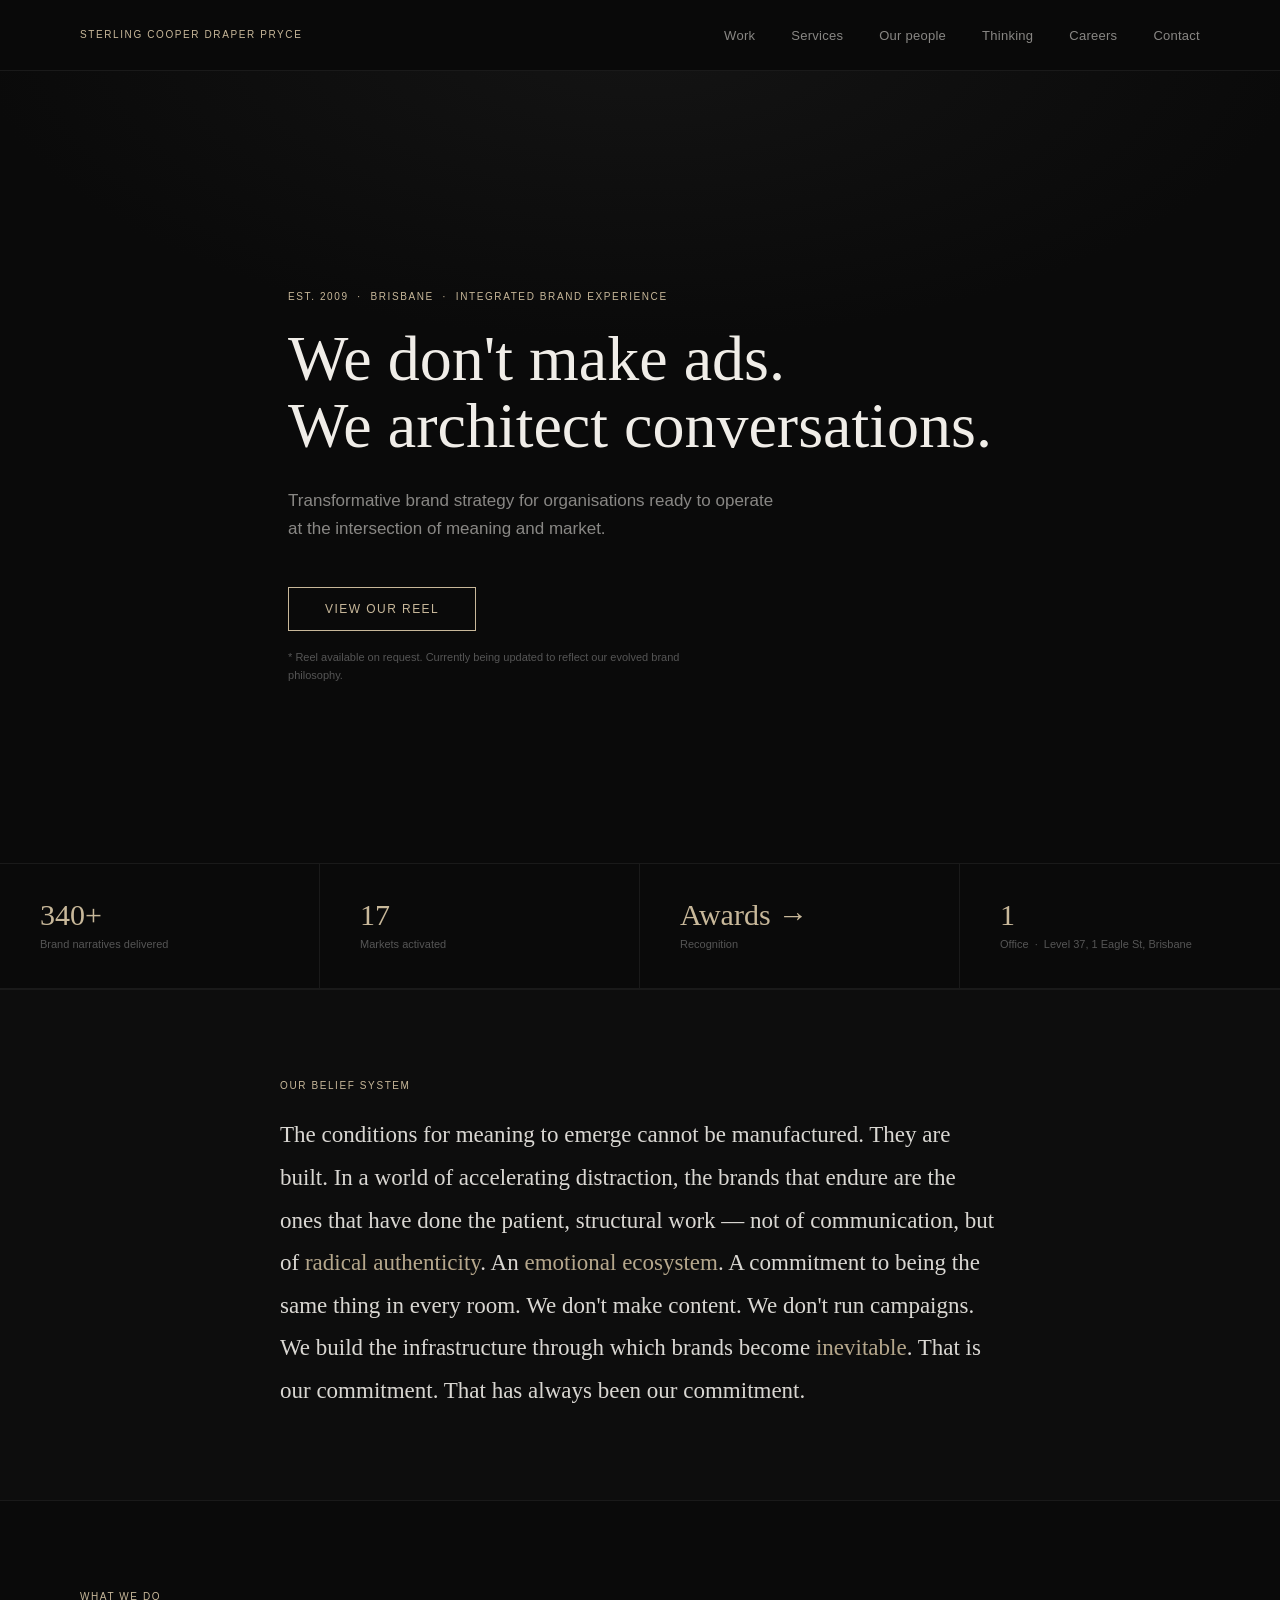
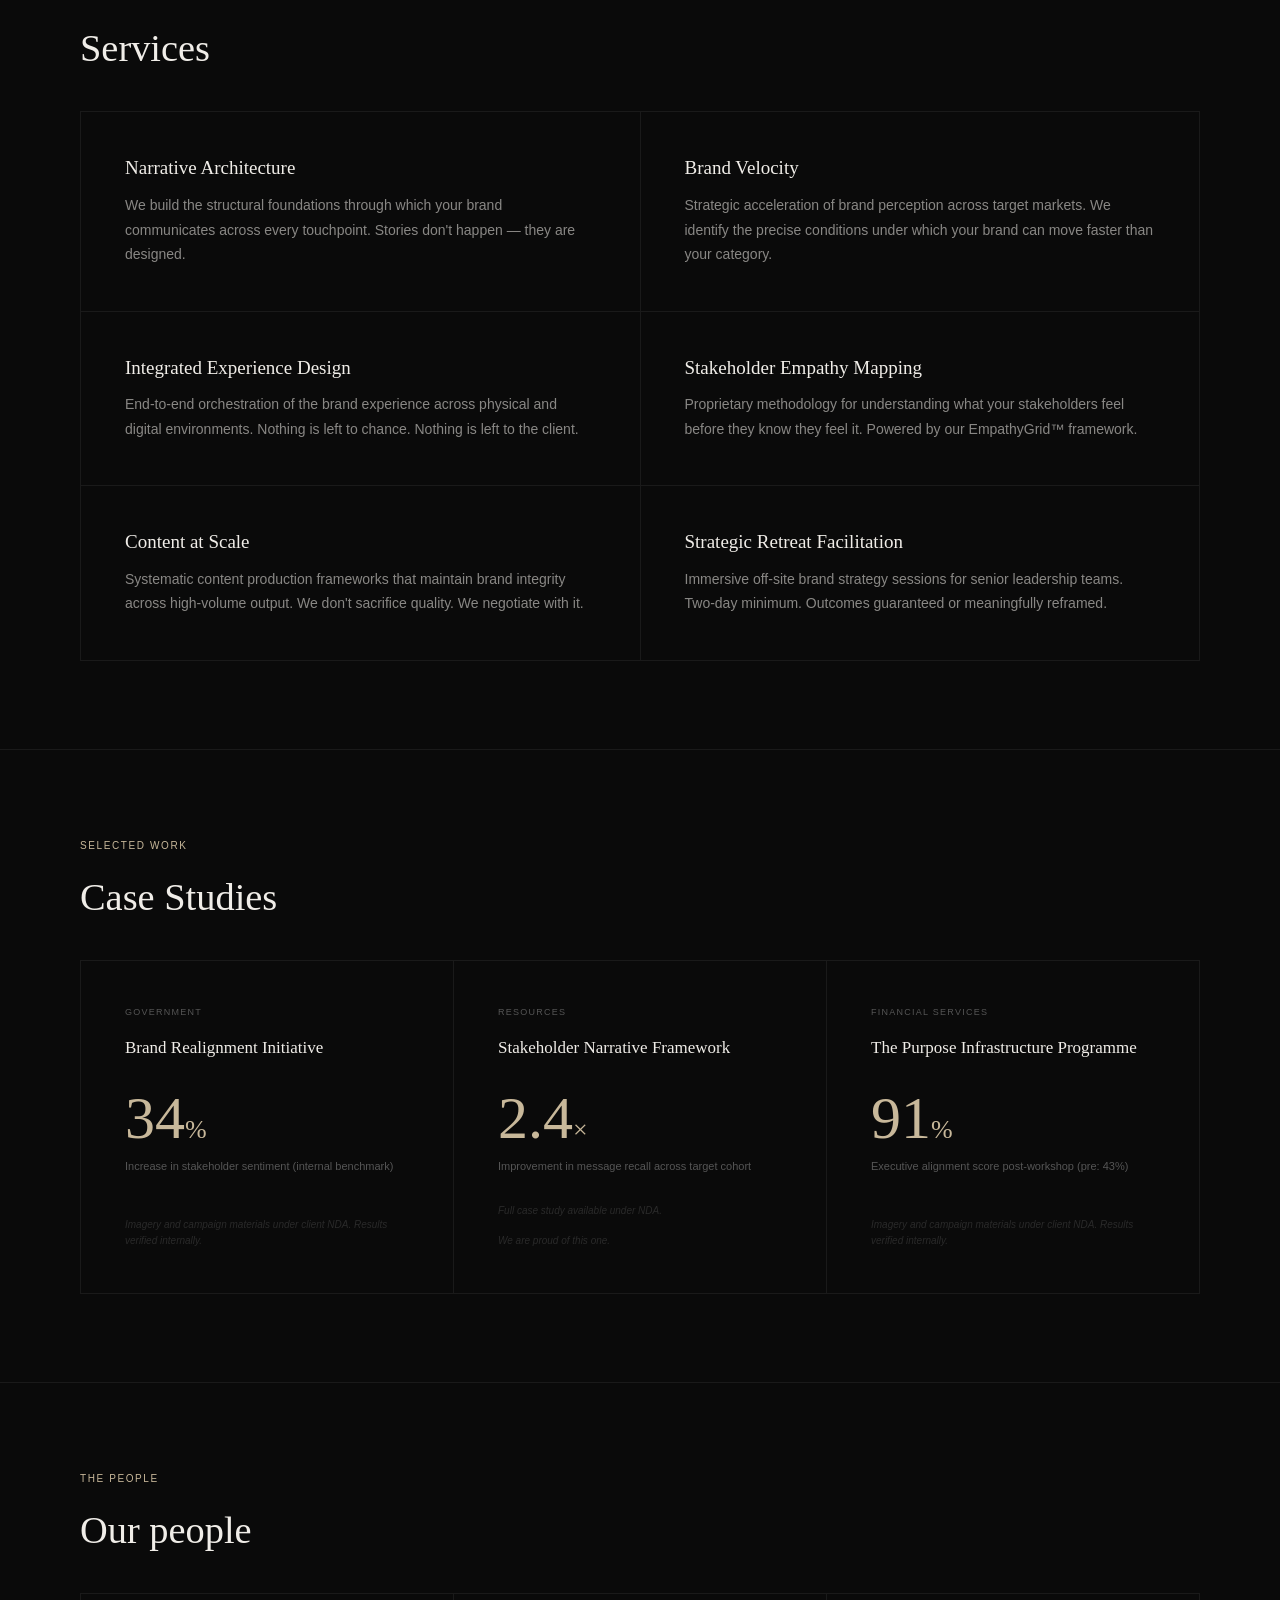
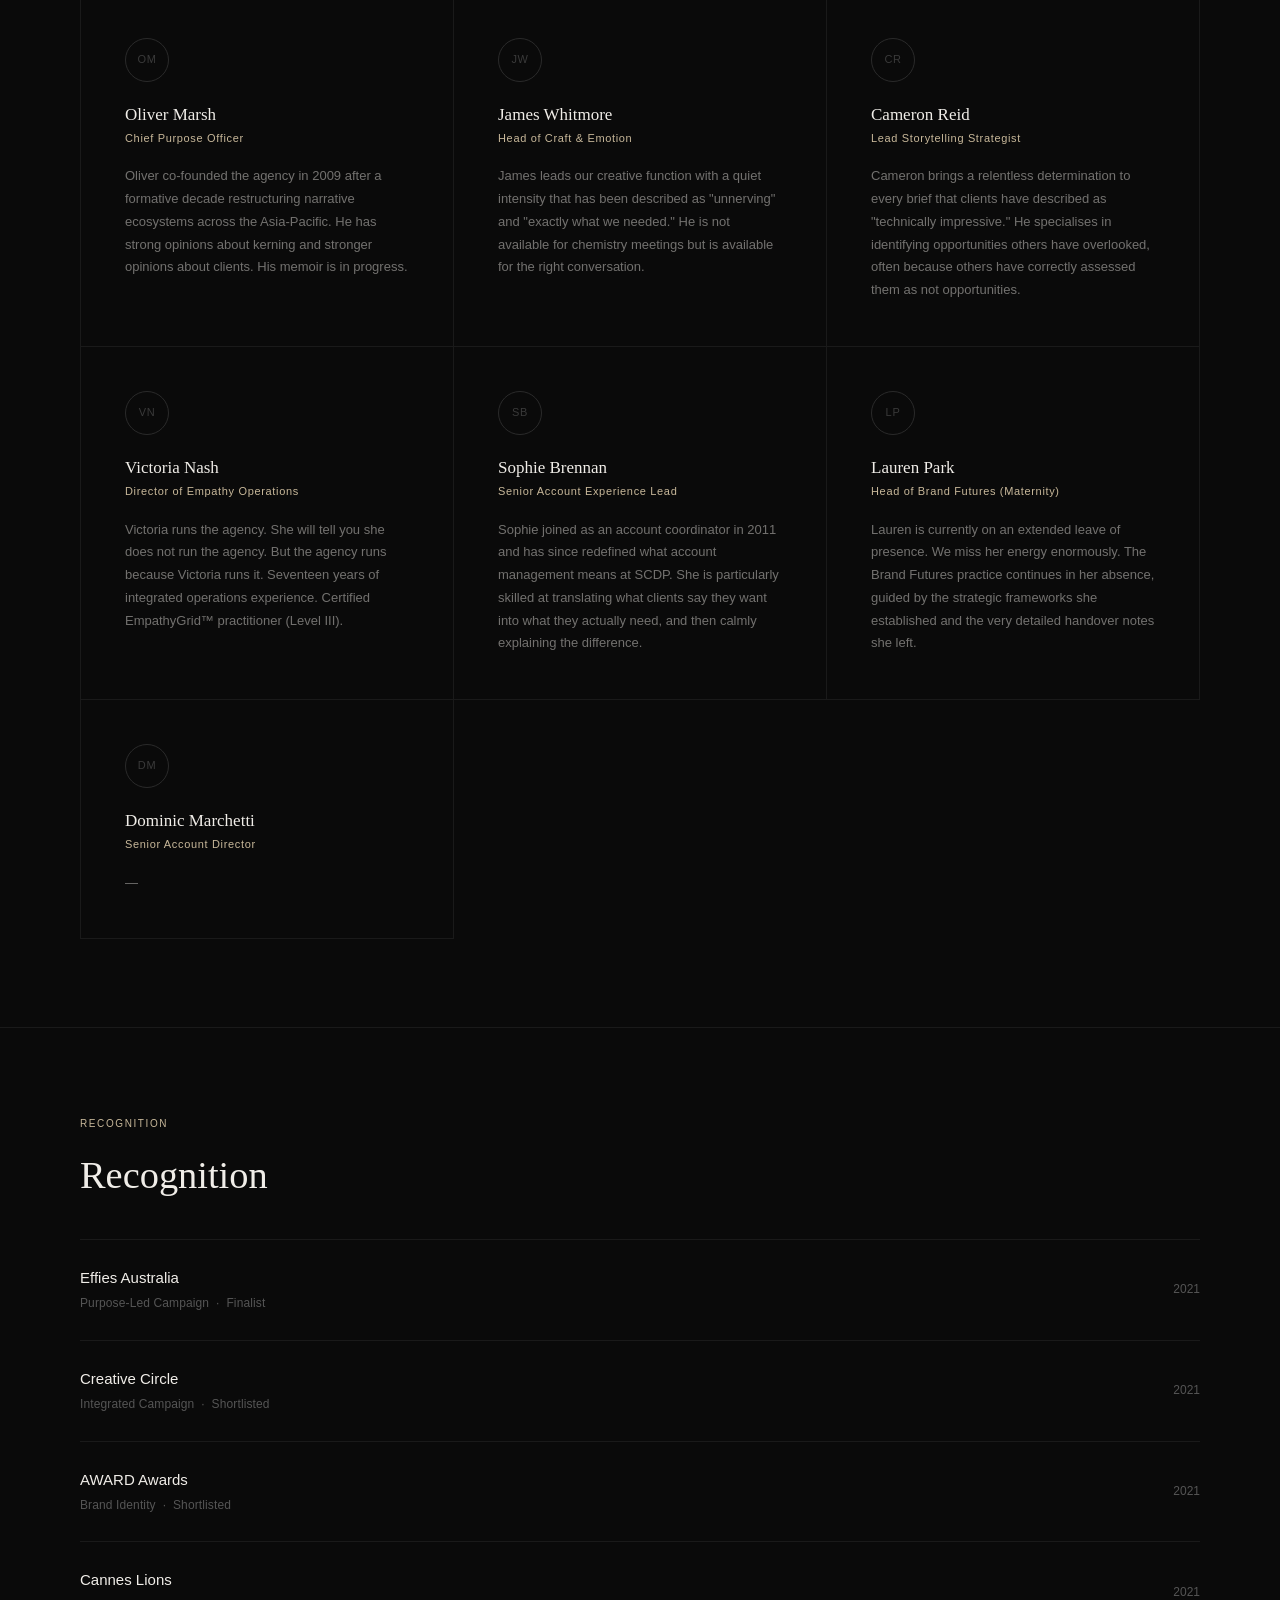
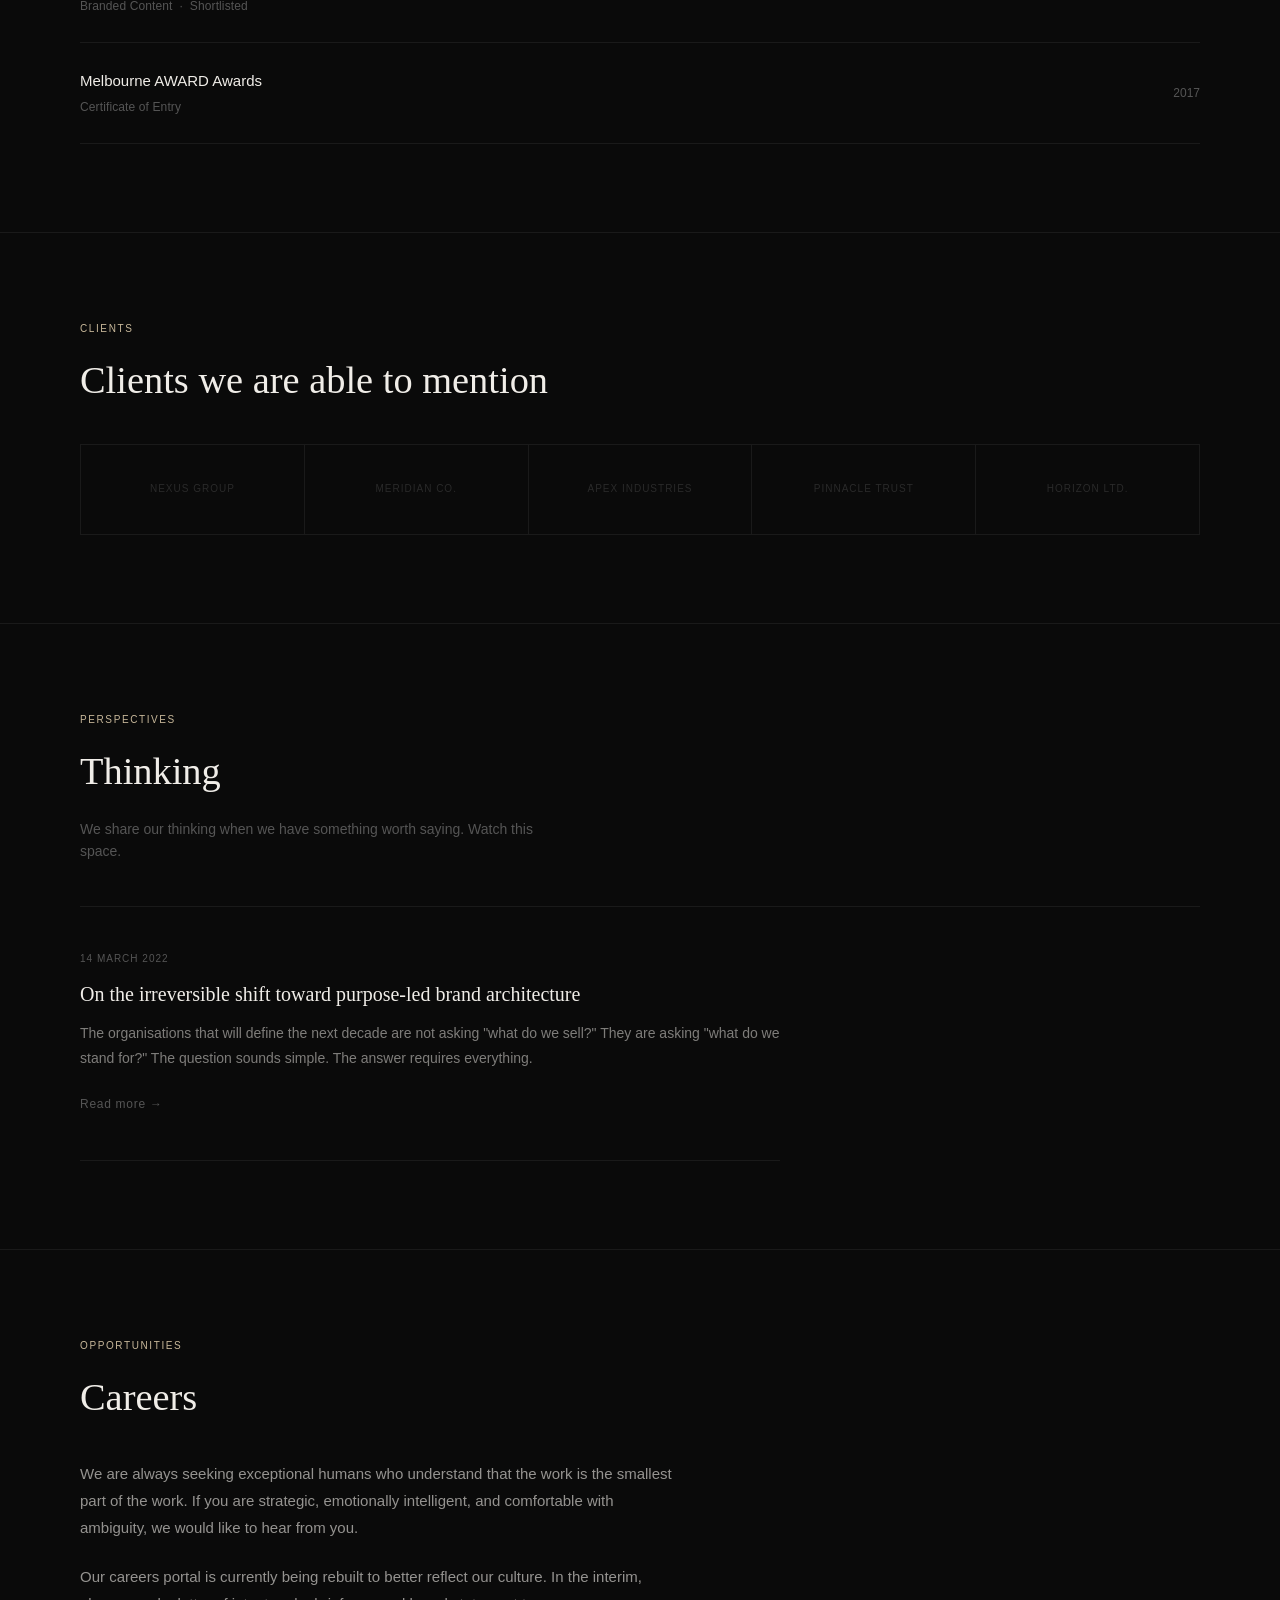
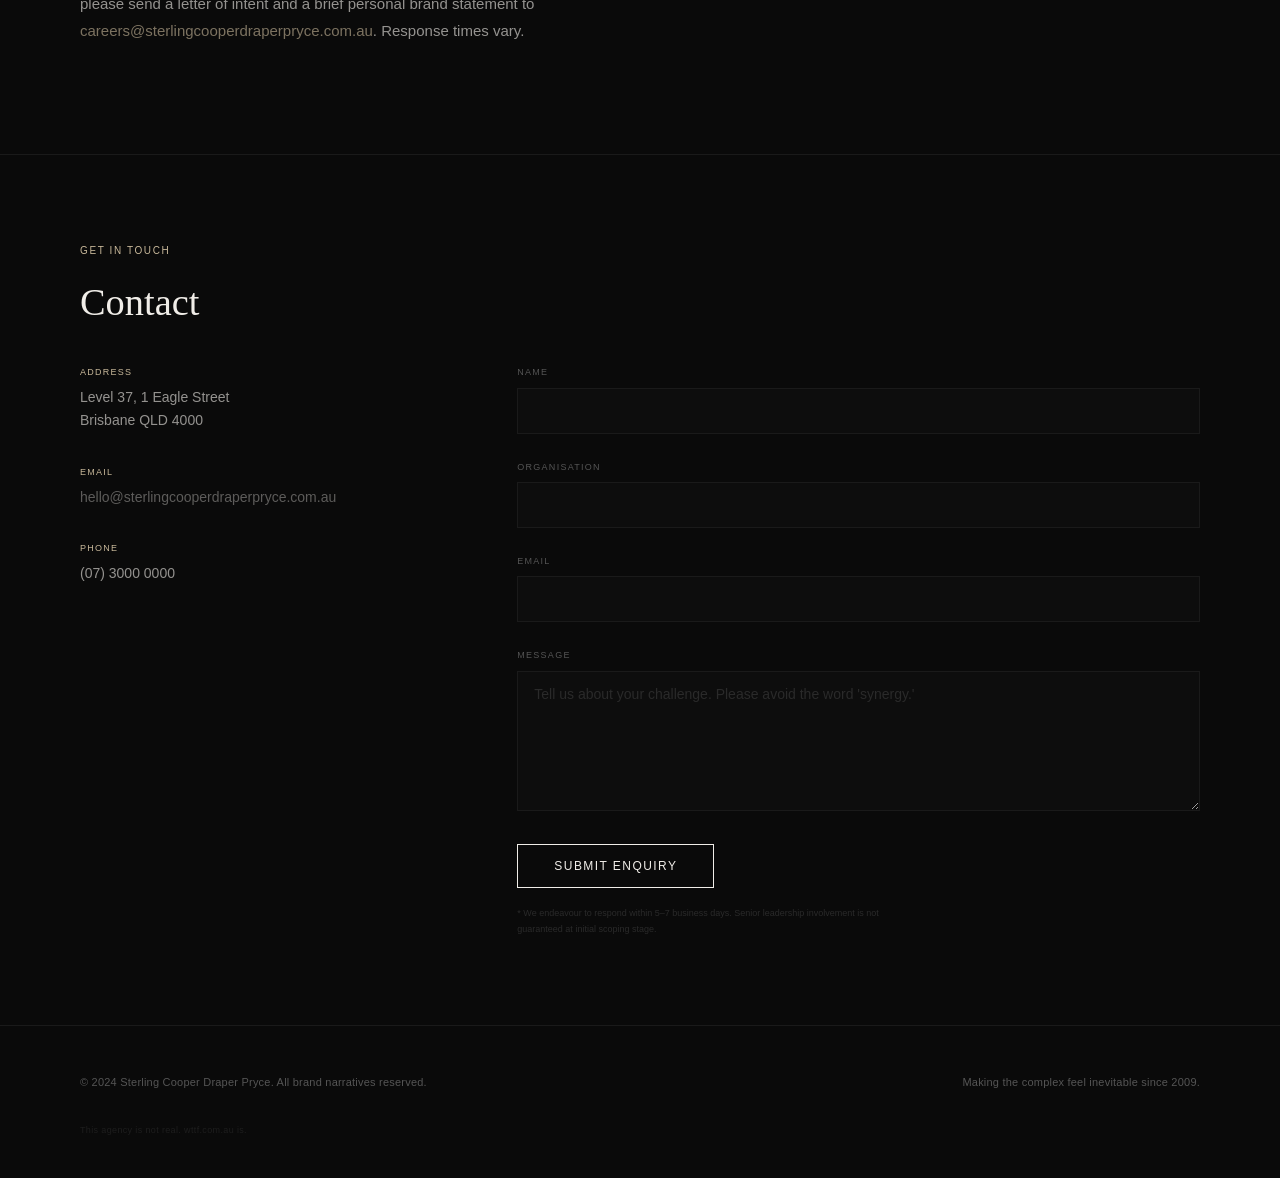
<file: index.html>
<!DOCTYPE html>
<html lang="en">
<head>
  <meta charset="UTF-8">
  <meta name="viewport" content="width=device-width, initial-scale=1.0">
  <title>Sterling Cooper Draper Pryce — Integrated Brand Experience Agency</title>
  <meta name="description" content="Sterling Cooper Draper Pryce is a full-service integrated brand experience agency operating from Brisbane.">
  <link rel="stylesheet" href="style.css">
</head>
<body>

  <!-- Navigation -->
  <nav id="nav">
    <div class="nav-inner">
      <a href="#" class="logo" id="logo">STERLING COOPER DRAPER PRYCE</a>
      <ul class="nav-links">
        <li><a href="#work">Work</a></li>
        <li><a href="#services">Services</a></li>
        <li><a href="#team">Our people</a></li>
        <li><a href="#thinking">Thinking</a></li>
        <li><a href="careers.html">Careers</a></li>
        <li><a href="#contact">Contact</a></li>
      </ul>
    </div>
  </nav>

  <!-- Hero -->
  <section id="hero">
    <div class="hero-inner">
      <p class="eyebrow">Est. 2009 &nbsp;&middot;&nbsp; Brisbane &nbsp;&middot;&nbsp; Integrated Brand Experience</p>
      <h1 class="hero-headline" id="hero-headline">We don't make ads.<br>We architect conversations.</h1>
      <p class="hero-sub">Transformative brand strategy for organisations ready to operate at the intersection of meaning and market.</p>
      <button class="btn-reel" id="reel-btn">View our reel</button>
      <p class="reel-note">* Reel available on request. Currently being updated to reflect our evolved brand philosophy.</p>
    </div>
  </section>

  <!-- Stats bar -->
  <div class="stats-bar">
    <div class="stat">
      <span class="stat-number">340+</span>
      <span class="stat-label">Brand narratives delivered</span>
    </div>
    <div class="stat">
      <span class="stat-number">17</span>
      <span class="stat-label">Markets activated</span>
    </div>
    <div class="stat">
      <span class="stat-number"><a href="#awards">Awards →</a></span>
      <span class="stat-label">Recognition</span>
    </div>
    <div class="stat">
      <span class="stat-number">1</span>
      <span class="stat-label">Office &nbsp;&middot;&nbsp; Level 37, 1 Eagle St, Brisbane</span>
    </div>
  </div>

  <!-- Manifesto -->
  <section id="manifesto">
    <div class="section-inner manifesto-inner">
      <p class="eyebrow">Our belief system</p>
      <div class="manifesto-text">
        <p>The conditions for meaning to emerge cannot be manufactured. They are built. In a world of accelerating distraction, the brands that endure are the ones that have done the patient, structural work — not of communication, but of <span class="gold">radical authenticity</span>. An <span class="gold">emotional ecosystem</span>. A commitment to being the same thing in every room. We don't make content. We don't run campaigns. We build the infrastructure through which brands become <span class="gold">inevitable</span>. That is our commitment. That has always been our commitment.</p>
      </div>
    </div>
  </section>

  <!-- Services -->
  <section id="services">
    <div class="section-inner">
      <p class="eyebrow">What we do</p>
      <h2>Services</h2>
      <div class="services-grid">
        <div class="service">
          <h3>Narrative Architecture</h3>
          <p>We build the structural foundations through which your brand communicates across every touchpoint. Stories don't happen — they are designed.</p>
        </div>
        <div class="service">
          <h3>Brand Velocity</h3>
          <p>Strategic acceleration of brand perception across target markets. We identify the precise conditions under which your brand can move faster than your category.</p>
        </div>
        <div class="service">
          <h3>Integrated Experience Design</h3>
          <p>End-to-end orchestration of the brand experience across physical and digital environments. Nothing is left to chance. Nothing is left to the client.</p>
        </div>
        <div class="service">
          <h3>Stakeholder Empathy Mapping</h3>
          <p>Proprietary methodology for understanding what your stakeholders feel before they know they feel it. Powered by our EmpathyGrid™ framework.</p>
        </div>
        <div class="service">
          <h3>Content at Scale</h3>
          <p>Systematic content production frameworks that maintain brand integrity across high-volume output. We don't sacrifice quality. We negotiate with it.</p>
        </div>
        <div class="service">
          <h3>Strategic Retreat Facilitation</h3>
          <p>Immersive off-site brand strategy sessions for senior leadership teams. Two-day minimum. Outcomes guaranteed or meaningfully reframed.</p>
        </div>
      </div>
    </div>
  </section>

  <!-- Work / Case Studies -->
  <section id="work">
    <div class="section-inner">
      <p class="eyebrow">Selected work</p>
      <h2>Case Studies</h2>
      <div class="casestudies-grid">
        <div class="case-study">
          <span class="sector-tag">Government</span>
          <h3>Brand Realignment Initiative</h3>
          <div class="case-metric">34<span class="case-metric-unit">%</span></div>
          <p class="case-metric-label">Increase in stakeholder sentiment (internal benchmark)</p>
          <p class="case-nda">Imagery and campaign materials under client NDA. Results verified internally.</p>
        </div>
        <div class="case-study">
          <span class="sector-tag">Resources</span>
          <h3>Stakeholder Narrative Framework</h3>
          <div class="case-metric">2.4<span class="case-metric-unit">&times;</span></div>
          <p class="case-metric-label">Improvement in message recall across target cohort</p>
          <p class="case-nda">Full case study available under NDA.</p>
          <p class="case-nda case-nda--proud">We are proud of this one.</p>
        </div>
        <div class="case-study">
          <span class="sector-tag">Financial Services</span>
          <h3>The Purpose Infrastructure Programme</h3>
          <div class="case-metric">91<span class="case-metric-unit">%</span></div>
          <p class="case-metric-label">Executive alignment score post-workshop (pre: 43%)</p>
          <p class="case-nda">Imagery and campaign materials under client NDA. Results verified internally.</p>
        </div>
      </div>
    </div>
  </section>

  <!-- Team -->
  <section id="team">
    <div class="section-inner">
      <p class="eyebrow">The people</p>
      <h2>Our people</h2>
      <div class="team-grid">
        <div class="team-member">
          <div class="avatar">OM</div>
          <h3>Oliver Marsh</h3>
          <p class="team-title">Chief Purpose Officer</p>
          <p class="team-bio">Oliver co-founded the agency in 2009 after a formative decade restructuring narrative ecosystems across the Asia-Pacific. He has strong opinions about kerning and stronger opinions about clients. His memoir is in progress.</p>
        </div>
        <div class="team-member">
          <div class="avatar">JW</div>
          <h3>James Whitmore</h3>
          <p class="team-title">Head of Craft &amp; Emotion</p>
          <p class="team-bio">James leads our creative function with a quiet intensity that has been described as "unnerving" and "exactly what we needed." He is not available for chemistry meetings but is available for the right conversation.</p>
        </div>
        <div class="team-member">
          <div class="avatar">CR</div>
          <h3>Cameron Reid</h3>
          <p class="team-title">Lead Storytelling Strategist</p>
          <p class="team-bio">Cameron brings a relentless determination to every brief that clients have described as "technically impressive." He specialises in identifying opportunities others have overlooked, often because others have correctly assessed them as not opportunities.</p>
        </div>
        <div class="team-member">
          <div class="avatar">VN</div>
          <h3>Victoria Nash</h3>
          <p class="team-title">Director of Empathy Operations</p>
          <p class="team-bio">Victoria runs the agency. She will tell you she does not run the agency. But the agency runs because Victoria runs it. Seventeen years of integrated operations experience. Certified EmpathyGrid™ practitioner (Level III).</p>
        </div>
        <div class="team-member">
          <div class="avatar">SB</div>
          <h3>Sophie Brennan</h3>
          <p class="team-title">Senior Account Experience Lead</p>
          <p class="team-bio">Sophie joined as an account coordinator in 2011 and has since redefined what account management means at SCDP. She is particularly skilled at translating what clients say they want into what they actually need, and then calmly explaining the difference.</p>
        </div>
        <div class="team-member">
          <div class="avatar">LP</div>
          <h3>Lauren Park</h3>
          <p class="team-title">Head of Brand Futures (Maternity)</p>
          <p class="team-bio">Lauren is currently on an extended leave of presence. We miss her energy enormously. The Brand Futures practice continues in her absence, guided by the strategic frameworks she established and the very detailed handover notes she left.</p>
        </div>
        <div class="team-member">
          <div class="avatar">DM</div>
          <h3>Dominic Marchetti</h3>
          <p class="team-title">Senior Account Director</p>
          <p class="team-bio">&mdash;</p>
        </div>
      </div>
    </div>
  </section>

  <!-- Awards -->
  <section id="awards">
    <div class="section-inner">
      <p class="eyebrow">Recognition</p>
      <h2>Recognition</h2>
      <div class="awards-list">
        <div class="award">
          <div class="award-left">
            <span class="award-org">Effies Australia</span>
            <span class="award-name">Purpose-Led Campaign &nbsp;&middot;&nbsp; Finalist</span>
          </div>
          <span class="award-year">2021</span>
        </div>
        <div class="award">
          <div class="award-left">
            <span class="award-org">Creative Circle</span>
            <span class="award-name">Integrated Campaign &nbsp;&middot;&nbsp; Shortlisted</span>
          </div>
          <span class="award-year">2021</span>
        </div>
        <div class="award">
          <div class="award-left">
            <span class="award-org">AWARD Awards</span>
            <span class="award-name">Brand Identity &nbsp;&middot;&nbsp; Shortlisted</span>
          </div>
          <span class="award-year">2021</span>
        </div>
        <div class="award">
          <div class="award-left">
            <span class="award-org">Cannes Lions</span>
            <span class="award-name">Branded Content &nbsp;&middot;&nbsp; Shortlisted</span>
          </div>
          <span class="award-year">2021</span>
        </div>
        <div class="award">
          <div class="award-left">
            <span class="award-org">Melbourne AWARD Awards</span>
            <span class="award-name">Certificate of Entry</span>
          </div>
          <span class="award-year">2017</span>
        </div>
      </div>
    </div>
  </section>

  <!-- Clients -->
  <section id="clients">
    <div class="section-inner">
      <p class="eyebrow">Clients</p>
      <h2>Clients we are able to mention</h2>
      <div class="clients-grid">
        <div class="client-logo">Nexus Group</div>
        <div class="client-logo">Meridian Co.</div>
        <div class="client-logo">Apex Industries</div>
        <div class="client-logo">Pinnacle Trust</div>
        <div class="client-logo">Horizon Ltd.</div>
      </div>
    </div>
  </section>

  <!-- Thinking -->
  <section id="thinking">
    <div class="section-inner">
      <p class="eyebrow">Perspectives</p>
      <h2>Thinking</h2>
      <p class="thinking-note">We share our thinking when we have something worth saying. Watch this space.</p>
      <div class="thinking-posts">
        <div class="thinking-post">
          <span class="post-date">14 March 2022</span>
          <h3>On the irreversible shift toward purpose-led brand architecture</h3>
          <p class="post-excerpt">The organisations that will define the next decade are not asking "what do we sell?" They are asking "what do we stand for?" The question sounds simple. The answer requires everything.</p>
          <a href="thinking/" class="post-link">Read more →</a>
        </div>
      </div>
    </div>
  </section>

  <!-- Careers -->
  <section id="careers">
    <div class="section-inner">
      <p class="eyebrow">Opportunities</p>
      <h2>Careers</h2>
      <p class="careers-body">We are always seeking exceptional humans who understand that the work is the smallest part of the work. If you are strategic, emotionally intelligent, and comfortable with ambiguity, we would like to hear from you.</p>
      <p class="careers-body">Our careers portal is currently being rebuilt to better reflect our culture. In the interim, please send a letter of intent and a brief personal brand statement to <a href="mailto:careers@sterlingcooperdraperpryce.com.au">careers@sterlingcooperdraperpryce.com.au</a>. Response times vary.</p>
    </div>
  </section>

  <!-- Contact -->
  <section id="contact">
    <div class="section-inner">
      <p class="eyebrow">Get in touch</p>
      <h2>Contact</h2>
      <div class="contact-grid">
        <div class="contact-details">
          <p class="contact-label">Address</p>
          <p class="contact-value">Level 37, 1 Eagle Street<br>Brisbane QLD 4000</p>
          <p class="contact-label">Email</p>
          <p class="contact-value"><a href="mailto:hello@sterlingcooperdraperpryce.com.au">hello@sterlingcooperdraperpryce.com.au</a></p>
          <p class="contact-label">Phone</p>
          <p class="contact-value">(07) 3000 0000</p>
        </div>
        <div class="contact-form-wrap">
          <!-- Formspree: replace YOUR_FORM_ID with your form ID from formspree.io -->
          <form id="contact-form" action="https://formspree.io/f/YOUR_FORM_ID" method="POST">
            <div class="form-field">
              <label for="name">Name</label>
              <input type="text" id="name" name="name" required autocomplete="name">
            </div>
            <div class="form-field">
              <label for="organisation">Organisation</label>
              <input type="text" id="organisation" name="organisation" autocomplete="organization">
            </div>
            <div class="form-field">
              <label for="email">Email</label>
              <input type="email" id="email" name="email" required autocomplete="email">
            </div>
            <div class="form-field">
              <label for="message">Message</label>
              <textarea id="message" name="message" rows="5" placeholder="Tell us about your challenge. Please avoid the word 'synergy.'"></textarea>
            </div>
            <button type="submit" class="btn-submit">Submit enquiry</button>
            <p class="form-note">* We endeavour to respond within 5–7 business days. Senior leadership involvement is not guaranteed at initial scoping stage.</p>
          </form>
        </div>
      </div>
    </div>
  </section>

  <!-- Footer -->
  <footer>
    <div class="footer-inner">
      <p class="footer-left">&copy; 2024 Sterling Cooper Draper Pryce. All brand narratives reserved.</p>
      <p class="footer-right">Making the complex feel inevitable since 2009.</p>
    </div>
    <div class="footer-reveal-wrap">
      <p class="footer-reveal">This agency is not real. <a href="https://wttf.com.au" target="_blank" rel="noopener">wttf.com.au</a> is.</p>
    </div>
  </footer>

  <!-- Reel modal -->
  <div id="reel-modal" class="modal" role="dialog" aria-modal="true" aria-labelledby="modal-title" aria-hidden="true">
    <div class="modal-overlay" id="modal-overlay"></div>
    <div class="modal-content">
      <button class="modal-close" id="modal-close" aria-label="Close">&times;</button>
      <p class="eyebrow">Our reel</p>
      <h2 id="modal-title">Currently being updated.</h2>
      <p>Our reel is in the process of being comprehensively updated to reflect our evolved brand philosophy and the quality of work we have produced since 2023.</p>
      <p>In the meantime, we encourage you to <a href="#contact" id="modal-contact-link">get in touch directly</a>. The right conversation is worth more than any reel.</p>
    </div>
  </div>

  <script src="script.js"></script>
</body>
</html>
</file>
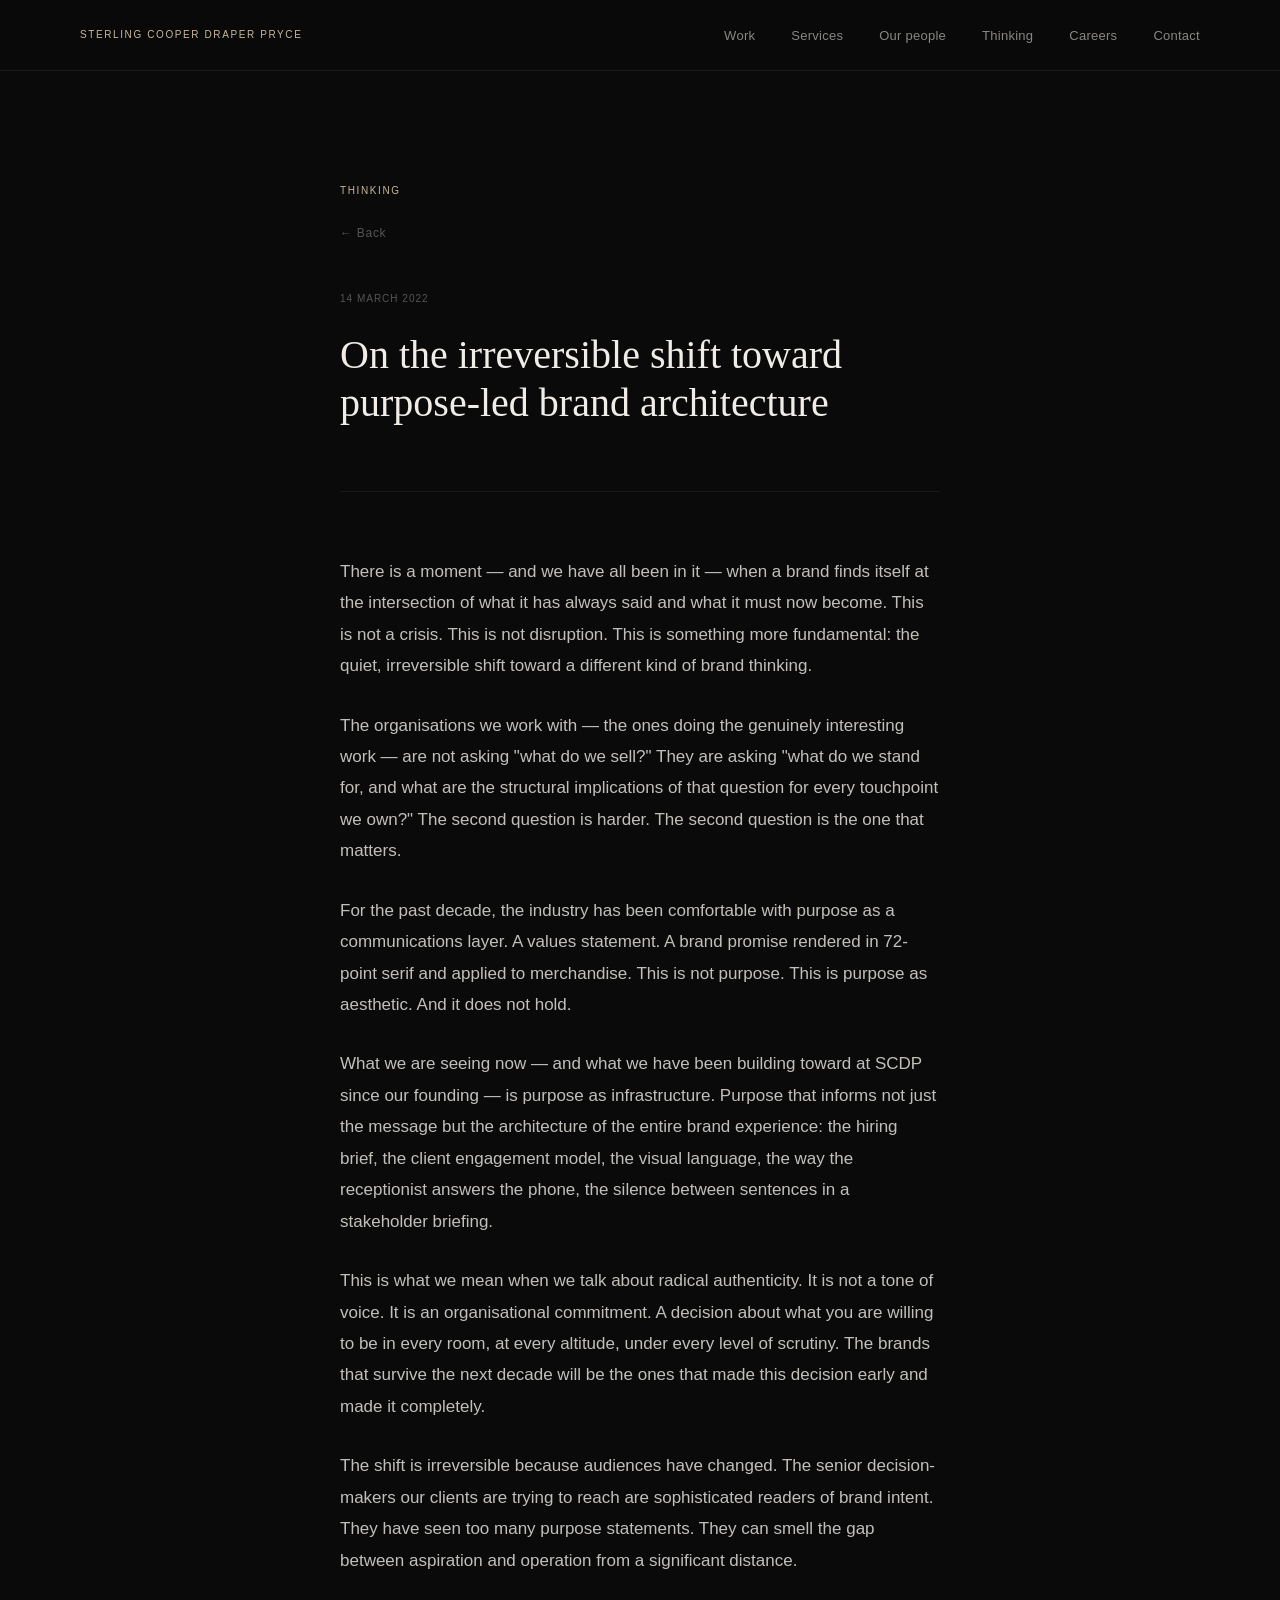
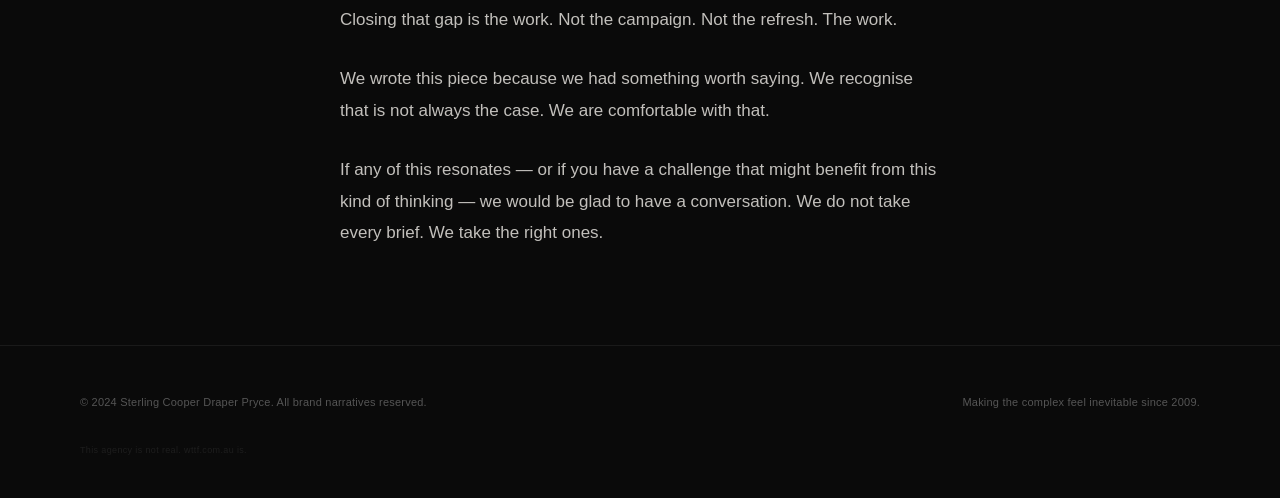
<file: thinking/index.html>
<!DOCTYPE html>
<html lang="en">
<head>
  <meta charset="UTF-8">
  <meta name="viewport" content="width=device-width, initial-scale=1.0">
  <title>On the irreversible shift toward purpose-led brand architecture — Sterling Cooper Draper Pryce</title>
  <link rel="stylesheet" href="../style.css">
  <style>
    .article-wrap {
      max-width: 680px;
      margin: 0 auto;
      padding: 0 2.5rem;
    }
    .article-header {
      padding: 7rem 0 4rem;
      border-bottom: 1px solid #1A1A1A;
      margin-bottom: 4rem;
    }
    .article-body {
      padding-bottom: 6rem;
    }
    .article-body p {
      font-size: 1.0625rem;
      line-height: 1.85;
      color: #F0EDE8;
      opacity: 0.8;
      margin-bottom: 1.75rem;
    }
    .article-body p:last-child {
      margin-bottom: 0;
    }
    .article-date {
      font-size: 0.625rem;
      color: #555555;
      letter-spacing: 0.1em;
      text-transform: uppercase;
      display: block;
      margin-bottom: 1.5rem;
    }
    .article-title {
      font-size: clamp(1.5rem, 3.5vw, 2.5rem);
      line-height: 1.2;
      max-width: 560px;
      margin-bottom: 0;
    }
    .back-link {
      display: inline-block;
      font-size: 0.75rem;
      color: #555555;
      letter-spacing: 0.06em;
      text-decoration: none;
      margin-bottom: 3rem;
    }
    .back-link:hover {
      color: #F0EDE8;
      text-decoration: none;
    }
  </style>
</head>
<body>

  <nav id="nav">
    <div class="nav-inner">
      <a href="/" class="logo">STERLING COOPER DRAPER PRYCE</a>
      <ul class="nav-links">
        <li><a href="/#work">Work</a></li>
        <li><a href="/#services">Services</a></li>
        <li><a href="/#team">Our people</a></li>
        <li><a href="/#thinking">Thinking</a></li>
        <li><a href="/careers.html">Careers</a></li>
        <li><a href="/#contact">Contact</a></li>
      </ul>
    </div>
  </nav>

  <main>
    <div class="article-wrap">
      <div class="article-header">
        <p class="eyebrow">Thinking</p>
        <a href="/#thinking" class="back-link">← Back</a>
        <span class="article-date">14 March 2022</span>
        <h1 class="article-title">On the irreversible shift toward purpose-led brand architecture</h1>
      </div>

      <div class="article-body">
        <p>There is a moment — and we have all been in it — when a brand finds itself at the intersection of what it has always said and what it must now become. This is not a crisis. This is not disruption. This is something more fundamental: the quiet, irreversible shift toward a different kind of brand thinking.</p>

        <p>The organisations we work with — the ones doing the genuinely interesting work — are not asking "what do we sell?" They are asking "what do we stand for, and what are the structural implications of that question for every touchpoint we own?" The second question is harder. The second question is the one that matters.</p>

        <p>For the past decade, the industry has been comfortable with purpose as a communications layer. A values statement. A brand promise rendered in 72-point serif and applied to merchandise. This is not purpose. This is purpose as aesthetic. And it does not hold.</p>

        <p>What we are seeing now — and what we have been building toward at SCDP since our founding — is purpose as infrastructure. Purpose that informs not just the message but the architecture of the entire brand experience: the hiring brief, the client engagement model, the visual language, the way the receptionist answers the phone, the silence between sentences in a stakeholder briefing.</p>

        <p>This is what we mean when we talk about radical authenticity. It is not a tone of voice. It is an organisational commitment. A decision about what you are willing to be in every room, at every altitude, under every level of scrutiny. The brands that survive the next decade will be the ones that made this decision early and made it completely.</p>

        <p>The shift is irreversible because audiences have changed. The senior decision-makers our clients are trying to reach are sophisticated readers of brand intent. They have seen too many purpose statements. They can smell the gap between aspiration and operation from a significant distance.</p>

        <p>Closing that gap is the work. Not the campaign. Not the refresh. The work.</p>

        <p>We wrote this piece because we had something worth saying. We recognise that is not always the case. We are comfortable with that.</p>

        <p>If any of this resonates — or if you have a challenge that might benefit from this kind of thinking — we would be glad to have a conversation. We do not take every brief. We take the right ones.</p>
      </div>
    </div>
  </main>

  <footer>
    <div class="footer-inner">
      <p class="footer-left">&copy; 2024 Sterling Cooper Draper Pryce. All brand narratives reserved.</p>
      <p class="footer-right">Making the complex feel inevitable since 2009.</p>
    </div>
    <div class="footer-reveal-wrap">
      <p class="footer-reveal">This agency is not real. <a href="https://wttf.com.au" target="_blank" rel="noopener">wttf.com.au</a> is.</p>
    </div>
  </footer>

</body>
</html>
</file>
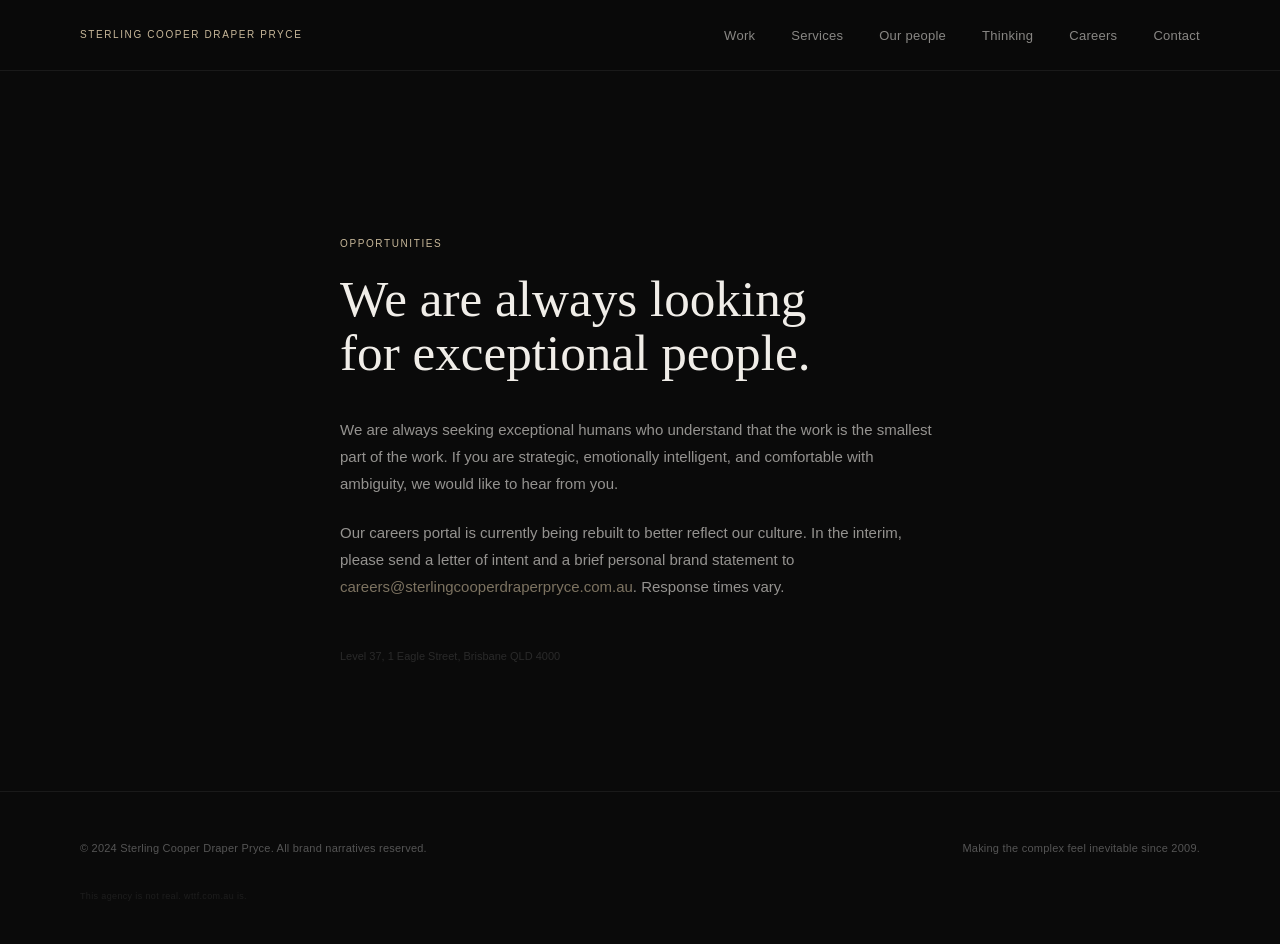
<file: careers.html>
<!DOCTYPE html>
<html lang="en">
<head>
  <meta charset="UTF-8">
  <meta name="viewport" content="width=device-width, initial-scale=1.0">
  <title>Careers — Sterling Cooper Draper Pryce</title>
  <link rel="stylesheet" href="style.css">
</head>
<body>

  <nav id="nav">
    <div class="nav-inner">
      <a href="/" class="logo">STERLING COOPER DRAPER PRYCE</a>
      <ul class="nav-links">
        <li><a href="/#work">Work</a></li>
        <li><a href="/#services">Services</a></li>
        <li><a href="/#team">Our people</a></li>
        <li><a href="/#thinking">Thinking</a></li>
        <li><a href="/careers.html">Careers</a></li>
        <li><a href="/#contact">Contact</a></li>
      </ul>
    </div>
  </nav>

  <section style="min-height: 80vh; display: flex; align-items: center; border-top: none; padding: 8rem 0 5.5rem;">
    <div class="section-inner">
      <p class="eyebrow">Opportunities</p>
      <h1 style="font-size: clamp(2rem, 4vw, 3.25rem); margin-bottom: 2.25rem; max-width: 600px;">We are always looking<br>for exceptional people.</h1>
      <p class="careers-body">We are always seeking exceptional humans who understand that the work is the smallest part of the work. If you are strategic, emotionally intelligent, and comfortable with ambiguity, we would like to hear from you.</p>
      <p class="careers-body">Our careers portal is currently being rebuilt to better reflect our culture. In the interim, please send a letter of intent and a brief personal brand statement to <a href="mailto:careers@sterlingcooperdraperpryce.com.au">careers@sterlingcooperdraperpryce.com.au</a>. Response times vary.</p>
      <p style="margin-top:3rem;font-size:0.6875rem;color:#2A2A2A;">Level 37, 1 Eagle Street, Brisbane QLD 4000</p>
    </div>
  </section>

  <footer>
    <div class="footer-inner">
      <p class="footer-left">&copy; 2024 Sterling Cooper Draper Pryce. All brand narratives reserved.</p>
      <p class="footer-right">Making the complex feel inevitable since 2009.</p>
    </div>
    <div class="footer-reveal-wrap">
      <p class="footer-reveal">This agency is not real. <a href="https://wttf.com.au" target="_blank" rel="noopener">wttf.com.au</a> is.</p>
    </div>
  </footer>

</body>
</html>
</file>
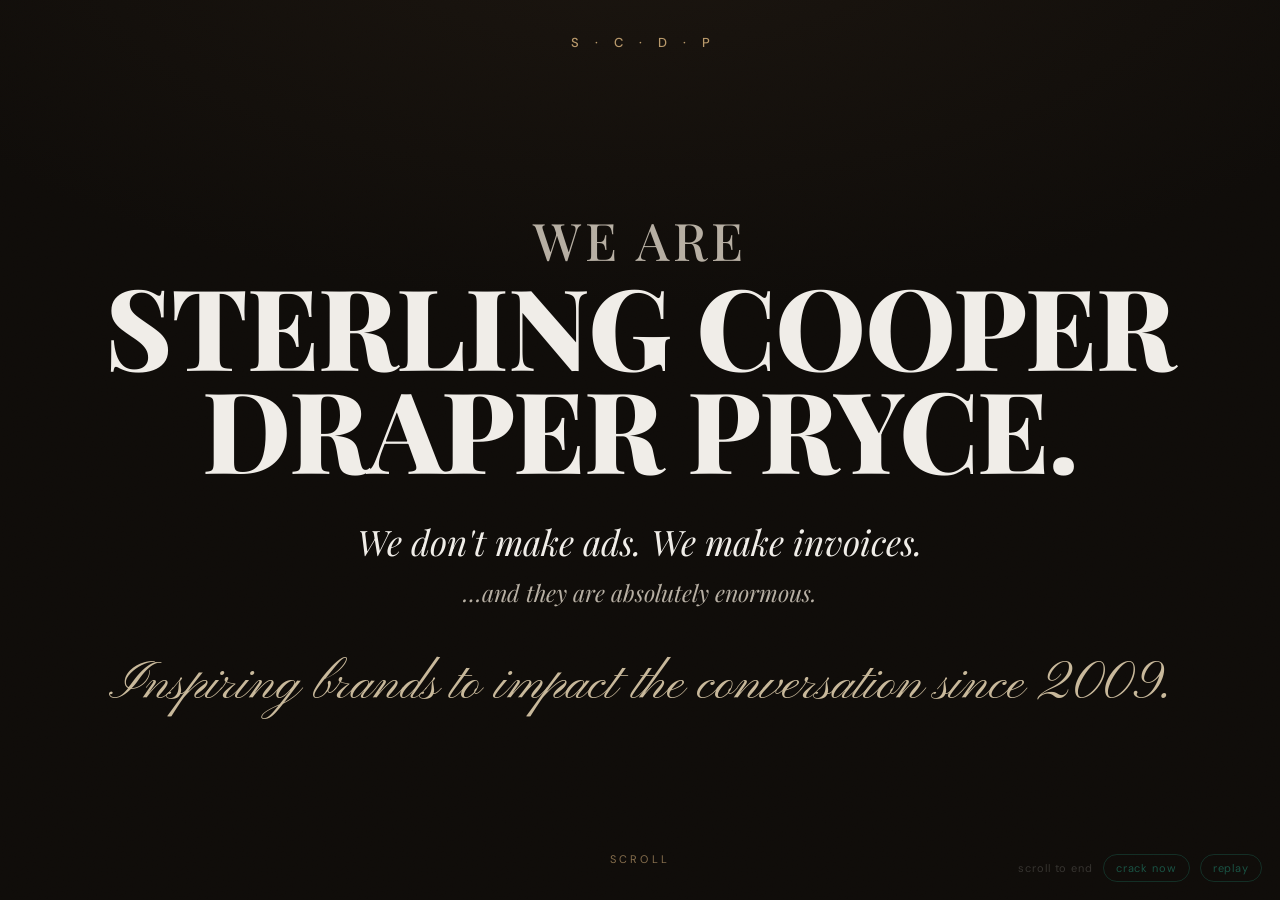
<file: landing.html>
<!DOCTYPE html>
<html lang="en">
<head>
<meta charset="UTF-8" />
<meta name="viewport" content="width=device-width, initial-scale=1.0" />
<title>Sterling Cooper Draper Pryce</title>
<meta name="description" content="Sterling Cooper Draper Pryce — Integrated Brand Experience Agency, Brisbane." />
<link rel="preconnect" href="https://fonts.googleapis.com" />
<link rel="preconnect" href="https://fonts.gstatic.com" crossorigin />
<link href="https://fonts.googleapis.com/css2?family=Playfair+Display:ital,wght@0,400;0,500;0,700;0,800;1,400;1,500&family=Pinyon+Script&family=DM+Sans:wght@300;400;500&display=swap" rel="stylesheet" />
<style>
  :root {
    --ink:        #0F0C09;
    --ink-2:      #15110C;
    --cream:      #F0EDE8;
    --cream-dim:  #B6AEA2;
    --gold:       #C8B89A;
    --gold-label: #B8986A;
    --hair:       rgba(200,184,154,0.18);
    --navy:       #0D1F2D;
    --teal:       #2DD4B0;
    --serif:  "Playfair Display", Georgia, serif;
    --script: "Pinyon Script", cursive;
    --sans:   "DM Sans", system-ui, sans-serif;
  }

  *, *::before, *::after { box-sizing: border-box; margin: 0; padding: 0; }
  html, body { height: 100%; }
  body {
    background: var(--navy);
    font-family: var(--serif);
    color: var(--cream);
    -webkit-font-smoothing: antialiased;
    overflow: hidden;
  }

  /* ============================================================
     WTTF — the reveal, underneath the whole time
  ============================================================ */
  #wttf {
    position: fixed; inset: 0; z-index: 1;
    background: var(--navy);
    display: flex; flex-direction: column;
    align-items: center; justify-content: center;
    text-align: center; padding: 8vh 6vw;
  }
  .wttf-pivot {
    font-family: Georgia, var(--serif); font-style: italic;
    font-size: clamp(1.05rem, 2.6vw, 1.4rem);
    color: var(--cream-dim);
    margin-bottom: 64px;
    letter-spacing: 0.01em;
  }
  .wttf-dot {
    width: 92px; height: 92px; border-radius: 50%;
    background: var(--teal);
    margin-bottom: 46px;
    animation: breathe 4s ease-in-out infinite;
  }
  @keyframes breathe {
    0%,100% { transform: scale(1.0);  box-shadow: 0 0 60px -10px rgba(45,212,176,0.35); }
    50%     { transform: scale(1.04); box-shadow: 0 0 90px  -6px rgba(45,212,176,0.55); }
  }
  .wttf-mark {
    font-family: var(--sans); font-weight: 400;
    font-size: 11px; letter-spacing: 0.42em; text-indent: 0.42em;
    color: var(--cream); margin-bottom: 38px;
  }
  .wttf-line {
    font-family: Georgia, var(--serif); font-style: italic;
    font-size: clamp(1.6rem, 4.2vw, 2.1rem);
    color: var(--cream); margin-bottom: 54px;
  }
  .wttf-contact {
    font-family: var(--sans); font-weight: 400;
    font-size: 13px; letter-spacing: 0.04em; color: var(--teal);
  }
  .wttf-contact a { color: var(--teal); text-decoration: none; }
  .wttf-contact a:hover { text-decoration: underline; }
  .wttf-dare {
    position: fixed; left: 0; right: 0; bottom: 42px;
    font-family: Georgia, var(--serif); font-style: italic;
    font-size: 20px; color: var(--cream); text-align: center;
    z-index: 2;
  }

  /* ============================================================
     Crack — above everything, fires just before the tear
  ============================================================ */
  #crack-line {
    position: fixed;
    top: 80vh;
    left: -2%; right: -2%;
    height: 2px;
    z-index: 30;
    pointer-events: none;
    transform: scaleX(0);
    transform-origin: center;
    background: linear-gradient(
      to right,
      transparent 0%,
      rgba(255,255,255,0.5) 8%,
      rgba(255,255,255,0.95) 25%,
      #ffffff 50%,
      rgba(255,255,255,0.95) 75%,
      rgba(255,255,255,0.5) 92%,
      transparent 100%
    );
    filter: blur(0.6px);
    box-shadow: 0 0 10px 2px rgba(255,255,255,0.35), 0 0 28px 6px rgba(45,212,176,0.18);
    opacity: 0;
  }
  #crack-line.firing {
    animation: crack-shoot 0.38s cubic-bezier(0.1, 0.6, 0.4, 1) forwards;
  }
  @keyframes crack-shoot {
    0%   { transform: scaleX(0); opacity: 0; }
    6%   { opacity: 1; }
    35%  { transform: scaleX(1); opacity: 1; }
    100% { transform: scaleX(1); opacity: 0; }
  }

  /* ============================================================
     SCDP — the long-scroll, on top, gets torn away
  ============================================================ */
  #scdp {
    position: fixed; inset: 0; z-index: 5;
    overflow-y: auto; overflow-x: hidden;
    background: radial-gradient(120% 80% at 50% -10%, #1b150f 0%, var(--ink) 55%) fixed;
    transform-origin: top center;
    will-change: transform, clip-path, filter;
  }
  #scdp::before {
    content: ""; position: fixed; inset: 0; pointer-events: none; z-index: 50;
    opacity: 0.05; mix-blend-mode: overlay;
    background-image: url("data:image/svg+xml,%3Csvg xmlns='http://www.w3.org/2000/svg' width='160' height='160'%3E%3Cfilter id='n'%3E%3CfeTurbulence type='fractalNoise' baseFrequency='0.8' numOctaves='2'/%3E%3C/filter%3E%3Crect width='100%25' height='100%25' filter='url(%23n)'/%3E%3C/svg%3E");
  }
  #scdp.tearing {
    transition:
      transform 1.4s cubic-bezier(0.62, 0.02, 0.9, 0.28),
      clip-path 1.3s cubic-bezier(0.62, 0.02, 0.9, 0.28),
      filter    1.4s ease-in;
    transform: perspective(1400px) translateY(-122%) rotateX(11deg) scale(1.04);
    filter: drop-shadow(0 28px 46px rgba(0,0,0,0.55));
    pointer-events: none;
  }
  @media (prefers-reduced-motion: reduce) {
    #scdp.tearing {
      transition: opacity .8s ease, transform .8s ease;
      transform: translateY(-6%); opacity: 0; clip-path: none !important;
    }
    #crack-line { display: none; }
  }

  .scdp-inner { position: relative; }

  .beat {
    min-height: 100vh;
    display: flex; flex-direction: column;
    align-items: center; justify-content: center;
    text-align: center;
    padding: clamp(90px,15vh,180px) clamp(22px,6vw,90px);
    position: relative;
  }
  .beat + .beat { border-top: 1px solid var(--hair); }
  .wrap { max-width: 1180px; width: 100%; }

  .eyebrow {
    font-family: var(--sans); font-weight: 400;
    font-size: 12px; letter-spacing: 0.34em; text-indent: 0.34em;
    color: var(--gold-label); text-transform: uppercase;
  }

  /* Beat 1 — Hero */
  .monogram {
    position: fixed; top: 34px; left: 50%; transform: translateX(-50%);
    font-family: var(--sans); font-weight: 500;
    font-size: 13px; letter-spacing: 0.5em; text-indent: 0.5em;
    color: var(--gold-label); z-index: 40;
  }
  .hero-name {
    font-weight: 800; line-height: 0.92;
    font-size: clamp(2.9rem, 8.8vw, 7.3rem);
    letter-spacing: -0.01em; color: var(--cream);
    margin: 30px 0 38px;
  }
  .hero-name span { display: block; }
  .hero-name .we {
    font-weight: 500; font-size: 0.46em; letter-spacing: 0.08em;
    color: var(--cream-dim); margin-bottom: 0.18em;
  }
  .hero-sub {
    font-style: italic; font-weight: 400;
    font-size: clamp(1.4rem, 3.4vw, 2.2rem); color: var(--cream);
    line-height: 1.35;
  }
  .hero-sub .small {
    display: block; font-size: 0.66em; color: var(--cream-dim); margin-top: 0.5em;
  }
  .script { font-family: var(--script); color: var(--gold); line-height: 1.1; }
  .hero-script { font-size: clamp(2rem, 5.2vw, 3.3rem); margin-top: 48px; }
  .scroll-cue {
    position: absolute; bottom: 34px; left: 50%; transform: translateX(-50%);
    font-family: var(--sans); font-size: 11px; letter-spacing: 0.3em;
    color: var(--gold-label); opacity: 0.7;
  }

  /* Beat 2 — Manifesto */
  .beat-manifesto { background: var(--ink-2); }
  .manifesto {
    font-style: italic; font-weight: 400;
    font-size: clamp(1.45rem, 2.9vw, 2.35rem); line-height: 1.5;
    max-width: 960px; margin: 0 auto; color: var(--cream);
    text-wrap: pretty;
  }
  .attribution {
    font-family: var(--script); color: var(--gold);
    font-size: clamp(1.7rem, 3.4vw, 2.4rem); margin-top: 46px;
  }

  /* Beat 3 — Services */
  .service {
    font-weight: 700; line-height: 1.04;
    font-size: clamp(2.2rem, 6.2vw, 4.7rem); color: var(--cream);
    letter-spacing: -0.01em;
  }
  .service + .service { margin-top: 0.12em; }
  .service-note {
    font-family: var(--sans); font-weight: 300; font-style: normal;
    font-size: clamp(0.95rem, 1.7vw, 1.15rem); color: var(--cream-dim);
    margin-top: 42px; letter-spacing: 0.01em;
  }

  /* Beat 4 — Proof */
  .testimonial {
    font-family: var(--script); color: var(--gold);
    font-size: clamp(2.3rem, 6.4vw, 4.2rem); line-height: 1.18;
    max-width: 1000px; margin: 0 auto;
  }
  .testimonial-by {
    font-family: var(--sans); font-weight: 300;
    font-size: 13px; letter-spacing: 0.06em; color: var(--cream-dim);
    margin-top: 34px;
  }
  .awards {
    list-style: none; margin: 96px auto 0; max-width: 760px;
    display: flex; flex-direction: column; gap: 14px;
  }
  .awards li {
    font-family: var(--sans); font-weight: 300;
    font-size: 13px; letter-spacing: 0.02em; color: var(--cream-dim);
  }

  /* Beat 5 — Final */
  .final-line {
    font-weight: 700; line-height: 1.06;
    font-size: clamp(2rem, 5.6vw, 4.3rem); color: var(--cream);
    letter-spacing: -0.005em;
  }
  .final-line + .final-line { margin-top: 0.1em; }
  .final-line.gold { color: var(--gold); }
  .flourish {
    font-family: var(--script); color: var(--gold);
    font-size: clamp(1.9rem, 4.6vw, 3rem); margin-bottom: 18px;
  }

  /* ============================================================
     Preview controls
  ============================================================ */
  #preview {
    position: fixed; right: 18px; bottom: 18px; z-index: 120;
    display: flex; gap: 10px; align-items: center;
    font-family: var(--sans); font-size: 11px; letter-spacing: 0.08em;
    color: rgba(240,237,232,0.5);
    opacity: 0.35; transition: opacity .25s ease;
  }
  #preview:hover { opacity: 1; }
  #preview button {
    font: inherit; letter-spacing: inherit;
    color: var(--teal); background: transparent;
    border: 1px solid rgba(45,212,176,0.5); border-radius: 999px;
    padding: 6px 12px; cursor: pointer;
  }
  #preview button:hover { background: rgba(45,212,176,0.12); }
</style>
</head>
<body>

  <!-- WTTF reveal (underneath) -->
  <section id="wttf" aria-hidden="true">
    <p class="wttf-pivot">You don't need a big agency.</p>
    <div class="wttf-dot"></div>
    <div class="wttf-mark">WELCOME TO THE FOLD</div>
    <div class="wttf-line">We do the work.</div>
    <div class="wttf-contact">
      <a href="mailto:jason@wttf.com.au">jason@wttf.com.au</a>
      &nbsp;&middot;&nbsp;
      <a href="tel:0413766520">0413 766 520</a>
      &nbsp;&middot;&nbsp;
      <a href="https://wttf.com.au" target="_blank" rel="noopener">wttf.com.au</a>
    </div>
  </section>
  <p class="wttf-dare">I dare you.</p>

  <!-- Crack line — above SCDP, fires just before tear -->
  <div id="crack-line"></div>

  <!-- SCDP (on top, torn away) -->
  <main id="scdp">
    <div class="monogram">S &middot; C &middot; D &middot; P</div>
    <div class="scdp-inner">

      <!-- Beat 1 — Hero -->
      <section class="beat">
        <div class="wrap">
          <h1 class="hero-name">
            <span class="we">WE ARE</span>
            <span>STERLING COOPER</span>
            <span>DRAPER PRYCE.</span>
          </h1>
          <p class="hero-sub">
            We don't make ads. We make invoices.
            <span class="small">&hellip;and they are absolutely enormous.</span>
          </p>
          <p class="script hero-script">Inspiring brands to impact the conversation since 2009.</p>
        </div>
        <div class="scroll-cue">SCROLL</div>
      </section>

      <!-- Beat 2 — Manifesto -->
      <section class="beat beat-manifesto">
        <div class="wrap">
          <p class="manifesto">
            We believe the most powerful brands are not built &mdash; they are felt. In an era of
            radical distraction, we create the conditions for meaning to emerge through narrative
            ecosystems that reflect a brand&rsquo;s deepest emotional truth. We don&rsquo;t run campaigns.
            We don&rsquo;t make content. We architect the inevitable. This is our commitment. This has
            always been our commitment. The invoice reflects this commitment.
          </p>
          <p class="attribution">&mdash; Dominic Marchetti, Chief Purpose Officer (formerly)</p>
        </div>
      </section>

      <!-- Beat 3 — Services -->
      <section class="beat">
        <div class="wrap">
          <p class="service">Narrative Architecture</p>
          <p class="service">Brand Velocity</p>
          <p class="service">Strategic Retreat Facilitation</p>
          <p class="service-note">(Two-day minimum. Outcomes guaranteed or meaningfully reframed.)</p>
        </div>
      </section>

      <!-- Beat 4 — Proof -->
      <section class="beat">
        <div class="wrap">
          <blockquote class="testimonial">
            &ldquo;We didn&rsquo;t fully understand what we&rsquo;d bought,<br />but the invoice was very clear.&rdquo;
          </blockquote>
          <p class="testimonial-by">&mdash; Head of Communications, Client name withheld (NDA)</p>
          <ul class="awards">
            <li>Effies Australia &mdash; Finalist, Purpose-Led Campaign, 2021</li>
            <li>Creative Circle &mdash; Shortlisted, Integrated Campaign, 2021</li>
            <li>AWARD Awards &mdash; Shortlisted, Brand Identity, 2021</li>
            <li>Cannes Lions &mdash; Shortlisted, Branded Content, 2021</li>
            <li>Melbourne AWARD Awards &mdash; Certificate of Entry, 2017</li>
          </ul>
        </div>
      </section>

      <!-- Beat 5 — Final wank -->
      <section class="beat" id="beat-final">
        <div class="wrap">
          <p class="flourish">And we&rsquo;re only getting started.</p>
          <p class="final-line">WE LEAD THE CHANGE.</p>
          <p class="final-line">WE INSPIRE THE CONVERSATION.</p>
          <p class="final-line">WE ARCHITECT THE INEVITABLE.</p>
          <p class="final-line gold">WE INVOICE THE DIFFERENCE.</p>
        </div>
      </section>

    </div>
  </main>

  <!-- Preview controls. Press C to crack, R to replay. -->
  <div id="preview">
    <span id="pv-status">scroll to end</span>
    <button id="pv-crack">crack now</button>
    <button id="pv-replay">replay</button>
  </div>

<script>
(function () {
  var scdp       = document.getElementById('scdp');
  var crackLine  = document.getElementById('crack-line');
  var status     = document.getElementById('pv-status');
  var FALLBACK   = 30000;  // 30s timer for non-scrollers
  var CRACK_DUR  = 380;    // ms — matches crack-shoot animation
  var TEAR_DUR   = 1500;   // ms — settle before hiding
  var N          = 72;
  var BASE       = 80;     // crack & tear at 80vh
  var triggered  = false;
  var torn       = false;
  var fallback   = null;

  /* ---- clip-path helpers ---- */
  function poly(yFor) {
    var pts = ['0% 0%', '100% 0%'];
    for (var i = 0; i <= N; i++) {
      var x = (100 - (i / N * 100)).toFixed(2);
      pts.push(x + '% ' + yFor(i).toFixed(2) + '%');
    }
    return 'polygon(' + pts.join(',') + ')';
  }
  var fullClip = poly(function () { return 100; });

  function makeEdge() {
    return poly(function (i) {
      var coarse = Math.sin(i * 0.55) * 3.8 + Math.sin(i * 0.17) * 2.8;
      var fine   = (Math.random() * 2 - 1) * 3.2;
      var spike  = (Math.random() < 0.14) ? (Math.random() * 5) : 0;
      return BASE + coarse + fine + spike;
    });
  }

  function setReady() {
    scdp.style.clipPath        = fullClip;
    scdp.style.webkitClipPath  = fullClip;
  }
  setReady();

  /* ---- tear ---- */
  function tear() {
    if (torn) return;
    torn = true;
    status.textContent = '—';
    var edge = makeEdge();
    requestAnimationFrame(function () {
      scdp.classList.add('tearing');
      scdp.style.clipPath       = edge;
      scdp.style.webkitClipPath = edge;
    });
    setTimeout(function () {
      scdp.style.visibility = 'hidden';
    }, TEAR_DUR);
  }

  /* ---- crack then tear ---- */
  function crack() {
    if (triggered) return;
    triggered = true;
    clearTimeout(fallback);
    status.textContent = '—';
    crackLine.classList.add('firing');
    setTimeout(tear, CRACK_DUR);
  }

  /* ---- scroll trigger ---- */
  scdp.addEventListener('scroll', function () {
    if (!triggered && scdp.scrollTop + scdp.clientHeight >= scdp.scrollHeight - 60) {
      crack();
    }
  });

  /* ---- fallback timer for non-scrollers ---- */
  fallback = setTimeout(crack, FALLBACK);

  /* ---- replay ---- */
  function replay() {
    triggered = false;
    torn      = false;
    crackLine.classList.remove('firing');
    scdp.classList.remove('tearing');
    scdp.style.transition  = 'none';
    scdp.style.transform   = 'none';
    scdp.style.filter      = 'none';
    scdp.style.visibility  = 'visible';
    scdp.scrollTop         = 0;
    setReady();
    void scdp.offsetWidth;   // force reflow
    scdp.style.transition  = '';
    scdp.style.transform   = '';
    scdp.style.filter      = '';
    status.textContent     = 'scroll to end';
    fallback = setTimeout(crack, FALLBACK);
  }

  /* ---- preview controls ---- */
  document.getElementById('pv-crack').addEventListener('click', crack);
  document.getElementById('pv-replay').addEventListener('click', replay);
  document.addEventListener('keydown', function (e) {
    if (e.key === 'c' || e.key === 'C') crack();
    if (e.key === 'r' || e.key === 'R') replay();
  });
}());
</script>
</body>
</html>
</file>
<file: style.css>
/* =============================================
   STERLING COOPER DRAPER PRYCE
   ============================================= */

*, *::before, *::after {
  box-sizing: border-box;
  margin: 0;
  padding: 0;
}

html {
  scroll-behavior: smooth;
  font-size: 16px;
}

body {
  background-color: #0A0A0A;
  color: #F0EDE8;
  font-family: -apple-system, BlinkMacSystemFont, 'Segoe UI', Helvetica, Arial, sans-serif;
  font-size: 1rem;
  line-height: 1.6;
  -webkit-font-smoothing: antialiased;
}

/* Typography */

h1, h2, h3 {
  font-family: Georgia, 'Times New Roman', serif;
  font-weight: 400;
}

h1 {
  font-size: clamp(2.5rem, 5vw, 4.5rem);
  line-height: 1.05;
}

h2 {
  font-size: clamp(1.5rem, 3vw, 2.5rem);
  line-height: 1.2;
  margin-bottom: 2.5rem;
}

h3 {
  font-size: 1.1875rem;
  line-height: 1.3;
  margin-bottom: 0.75rem;
}

.eyebrow {
  font-size: 0.625rem;
  font-weight: 500;
  letter-spacing: 0.16em;
  text-transform: uppercase;
  color: #C8B89A;
  margin-bottom: 1.25rem;
  display: block;
}

.gold {
  color: #C8B89A;
}

a {
  color: #C8B89A;
  text-decoration: none;
}

a:hover {
  text-decoration: underline;
}

/* Layout */

.section-inner {
  max-width: 1200px;
  margin: 0 auto;
  padding: 0 2.5rem;
}

section {
  padding: 5.5rem 0;
  border-top: 1px solid #1A1A1A;
}

/* =============================================
   NAVIGATION
   ============================================= */

nav {
  position: sticky;
  top: 0;
  z-index: 100;
  background: rgba(10, 10, 10, 0.97);
  border-bottom: 1px solid #1A1A1A;
  padding: 1.375rem 0;
  backdrop-filter: blur(4px);
}

.nav-inner {
  max-width: 1200px;
  margin: 0 auto;
  padding: 0 2.5rem;
  display: flex;
  justify-content: space-between;
  align-items: center;
}

.logo {
  font-size: 0.625rem;
  font-weight: 500;
  letter-spacing: 0.16em;
  text-transform: uppercase;
  color: #C8B89A;
  text-decoration: none;
  flex-shrink: 0;
}

.logo:hover {
  text-decoration: none;
  color: #C8B89A;
}

.nav-links {
  list-style: none;
  display: flex;
  gap: 2.25rem;
}

.nav-links a {
  font-size: 0.8125rem;
  color: #F0EDE8;
  text-decoration: none;
  letter-spacing: 0.02em;
  opacity: 0.55;
  transition: opacity 0.2s ease;
}

.nav-links a:hover {
  opacity: 1;
  text-decoration: none;
}

/* =============================================
   HERO
   ============================================= */

#hero {
  min-height: 88vh;
  display: flex;
  align-items: center;
  border-top: none;
  padding: 8rem 0 5.5rem;
  background: radial-gradient(ellipse 80% 60% at 50% -5%, #141414 0%, #0A0A0A 65%);
}

.hero-inner {
  max-width: 1200px;
  margin: 0 auto;
  padding: 0 2.5rem;
}

.hero-headline {
  margin-bottom: 1.75rem;
  max-width: 780px;
}

.hero-sub {
  font-size: 1.0625rem;
  color: #F0EDE8;
  opacity: 0.55;
  max-width: 500px;
  margin-bottom: 2.75rem;
  line-height: 1.65;
}

.btn-reel {
  display: inline-block;
  padding: 0.875rem 2.25rem;
  border: 1px solid #C8B89A;
  background: transparent;
  color: #C8B89A;
  font-family: -apple-system, BlinkMacSystemFont, 'Segoe UI', sans-serif;
  font-size: 0.75rem;
  font-weight: 500;
  letter-spacing: 0.12em;
  text-transform: uppercase;
  cursor: pointer;
  transition: background 0.2s ease, color 0.2s ease;
}

.btn-reel:hover {
  background: #C8B89A;
  color: #0A0A0A;
}

.reel-note {
  margin-top: 1.125rem;
  font-size: 0.6875rem;
  color: #555555;
  line-height: 1.6;
  max-width: 420px;
}

/* =============================================
   STATS BAR
   ============================================= */

.stats-bar {
  border-top: 1px solid #1A1A1A;
  border-bottom: 1px solid #1A1A1A;
  display: grid;
  grid-template-columns: repeat(4, 1fr);
}

.stat {
  padding: 2.25rem 2.5rem;
  border-right: 1px solid #1A1A1A;
  display: flex;
  flex-direction: column;
  gap: 0.4rem;
}

.stat:last-child {
  border-right: none;
}

.stat-number {
  font-family: Georgia, serif;
  font-size: 1.875rem;
  color: #C8B89A;
  font-weight: 400;
  line-height: 1;
}

.stat-number a {
  color: #C8B89A;
  text-decoration: none;
}

.stat-number a:hover {
  text-decoration: underline;
}

.stat-label {
  font-size: 0.6875rem;
  color: #555555;
  line-height: 1.5;
}

/* =============================================
   MANIFESTO
   ============================================= */

#manifesto {
  background: #0D0D0D;
}

.manifesto-inner {
  max-width: 800px;
}

.manifesto-text p {
  font-family: Georgia, 'Times New Roman', serif;
  font-size: clamp(1.125rem, 2vw, 1.4375rem);
  line-height: 1.85;
  color: #F0EDE8;
  opacity: 0.9;
}

/* =============================================
   SERVICES
   ============================================= */

.services-grid {
  display: grid;
  grid-template-columns: repeat(2, 1fr);
  border-top: 1px solid #1A1A1A;
  border-left: 1px solid #1A1A1A;
}

.service {
  padding: 2.75rem;
  border-right: 1px solid #1A1A1A;
  border-bottom: 1px solid #1A1A1A;
}

.service h3 {
  color: #F0EDE8;
}

.service p {
  font-size: 0.875rem;
  color: #F0EDE8;
  opacity: 0.55;
  line-height: 1.75;
}

/* =============================================
   CASE STUDIES
   ============================================= */

.casestudies-grid {
  display: grid;
  grid-template-columns: repeat(3, 1fr);
  border-top: 1px solid #1A1A1A;
  border-left: 1px solid #1A1A1A;
}

.case-study {
  padding: 2.75rem;
  border-right: 1px solid #1A1A1A;
  border-bottom: 1px solid #1A1A1A;
  display: flex;
  flex-direction: column;
}

.sector-tag {
  display: inline-block;
  font-size: 0.5625rem;
  font-weight: 500;
  letter-spacing: 0.14em;
  text-transform: uppercase;
  color: #555555;
  margin-bottom: 1.125rem;
}

.case-study h3 {
  font-size: 1.0625rem;
  margin-bottom: 1.75rem;
  color: #F0EDE8;
}

.case-metric {
  font-family: Georgia, serif;
  font-size: 3.75rem;
  color: #C8B89A;
  line-height: 1;
  margin-bottom: 0.625rem;
}

.case-metric-unit {
  font-size: 1.625rem;
}

.case-metric-label {
  font-size: 0.6875rem;
  color: #555555;
  margin-bottom: 1.75rem;
  line-height: 1.55;
  flex: 1;
}

.case-nda {
  font-size: 0.625rem;
  color: #2A2A2A;
  font-style: italic;
  line-height: 1.6;
}

.case-nda--proud {
  margin-top: 0.875rem;
}

/* =============================================
   TEAM
   ============================================= */

.team-grid {
  display: grid;
  grid-template-columns: repeat(3, 1fr);
  border-top: 1px solid #1A1A1A;
  border-left: 1px solid #1A1A1A;
}

.team-member {
  padding: 2.75rem;
  border-right: 1px solid #1A1A1A;
  border-bottom: 1px solid #1A1A1A;
}

.avatar {
  width: 44px;
  height: 44px;
  border: 1px solid #2A2A2A;
  border-radius: 50%;
  display: flex;
  align-items: center;
  justify-content: center;
  font-size: 0.6875rem;
  letter-spacing: 0.06em;
  color: #3A3A3A;
  margin-bottom: 1.375rem;
  flex-shrink: 0;
}

.team-member h3 {
  font-size: 1.0625rem;
  margin-bottom: 0.25rem;
  color: #F0EDE8;
}

.team-title {
  font-size: 0.6875rem;
  color: #C8B89A;
  letter-spacing: 0.06em;
  margin-bottom: 1.125rem;
  display: block;
}

.team-bio {
  font-size: 0.8125rem;
  color: #F0EDE8;
  opacity: 0.45;
  line-height: 1.75;
}

/* =============================================
   AWARDS
   ============================================= */

.awards-list {
  border-top: 1px solid #1A1A1A;
}

.award {
  display: flex;
  justify-content: space-between;
  align-items: center;
  padding: 1.625rem 0;
  border-bottom: 1px solid #1A1A1A;
}

.award-left {
  display: flex;
  flex-direction: column;
  gap: 0.3rem;
}

.award-org {
  font-size: 0.9375rem;
  color: #F0EDE8;
}

.award-name {
  font-size: 0.75rem;
  color: #555555;
  letter-spacing: 0.01em;
}

.award-year {
  font-size: 0.75rem;
  color: #555555;
  flex-shrink: 0;
  margin-left: 2rem;
}

/* =============================================
   CLIENTS
   ============================================= */

.clients-grid {
  display: grid;
  grid-template-columns: repeat(5, 1fr);
  border-top: 1px solid #1A1A1A;
  border-left: 1px solid #1A1A1A;
}

.client-logo {
  padding: 2.25rem 1.5rem;
  border-right: 1px solid #1A1A1A;
  border-bottom: 1px solid #1A1A1A;
  font-size: 0.625rem;
  color: #2A2A2A;
  letter-spacing: 0.1em;
  text-transform: uppercase;
  display: flex;
  align-items: center;
  justify-content: center;
  text-align: center;
  min-height: 90px;
}

/* =============================================
   THINKING
   ============================================= */

.thinking-note {
  font-size: 0.875rem;
  color: #555555;
  margin-bottom: 2.75rem;
  max-width: 480px;
  margin-top: -1rem;
}

.thinking-posts {
  border-top: 1px solid #1A1A1A;
}

.thinking-post {
  padding: 2.75rem 0;
  border-bottom: 1px solid #1A1A1A;
  max-width: 700px;
}

.post-date {
  font-size: 0.625rem;
  color: #555555;
  letter-spacing: 0.1em;
  display: block;
  margin-bottom: 0.875rem;
  text-transform: uppercase;
}

.thinking-post h3 {
  font-size: 1.25rem;
  margin-bottom: 0.875rem;
  color: #F0EDE8;
}

.post-excerpt {
  font-size: 0.875rem;
  color: #F0EDE8;
  opacity: 0.5;
  line-height: 1.75;
  margin-bottom: 1.25rem;
}

.post-link {
  font-size: 0.75rem;
  color: #555555;
  letter-spacing: 0.06em;
  text-decoration: none;
}

.post-link:hover {
  color: #F0EDE8;
  text-decoration: none;
}

/* =============================================
   CAREERS
   ============================================= */

.careers-body {
  max-width: 600px;
  font-size: 0.9375rem;
  color: #F0EDE8;
  opacity: 0.6;
  line-height: 1.8;
  margin-bottom: 1.375rem;
}

.careers-body a {
  color: #C8B89A;
}

/* =============================================
   CONTACT
   ============================================= */

.contact-grid {
  display: grid;
  grid-template-columns: 1fr 2fr;
  gap: 6rem;
}

.contact-label {
  font-size: 0.5625rem;
  font-weight: 500;
  letter-spacing: 0.14em;
  text-transform: uppercase;
  color: #C8B89A;
  margin-bottom: 0.375rem;
  margin-top: 2rem;
  display: block;
}

.contact-label:first-child {
  margin-top: 0;
}

.contact-value {
  font-size: 0.875rem;
  color: #F0EDE8;
  opacity: 0.6;
  line-height: 1.7;
}

.contact-value a {
  color: #F0EDE8;
  opacity: 0.6;
  text-decoration: none;
  display: inline-block;
}

.contact-value a:hover {
  opacity: 1;
  text-decoration: underline;
}

.form-field {
  margin-bottom: 1.625rem;
}

label {
  display: block;
  font-size: 0.5625rem;
  font-weight: 500;
  letter-spacing: 0.14em;
  text-transform: uppercase;
  color: #555555;
  margin-bottom: 0.5rem;
}

input,
textarea {
  width: 100%;
  background: #0D0D0D;
  border: 1px solid #1A1A1A;
  color: #F0EDE8;
  font-family: -apple-system, BlinkMacSystemFont, 'Segoe UI', sans-serif;
  font-size: 0.875rem;
  padding: 0.875rem 1rem;
  outline: none;
  transition: border-color 0.2s ease;
  -webkit-appearance: none;
  border-radius: 0;
}

input:focus,
textarea:focus {
  border-color: #3A3A3A;
}

input::placeholder,
textarea::placeholder {
  color: #2A2A2A;
}

textarea {
  resize: vertical;
  min-height: 140px;
}

.btn-submit {
  display: inline-block;
  padding: 0.875rem 2.25rem;
  background: transparent;
  border: 1px solid #F0EDE8;
  color: #F0EDE8;
  font-family: -apple-system, BlinkMacSystemFont, 'Segoe UI', sans-serif;
  font-size: 0.75rem;
  font-weight: 500;
  letter-spacing: 0.12em;
  text-transform: uppercase;
  cursor: pointer;
  transition: background 0.2s ease, color 0.2s ease;
}

.btn-submit:hover {
  background: #F0EDE8;
  color: #0A0A0A;
}

.btn-submit:disabled {
  opacity: 0.4;
  cursor: default;
}

.form-note {
  margin-top: 1.125rem;
  font-size: 0.5625rem;
  color: #2A2A2A;
  line-height: 1.7;
  max-width: 380px;
}

/* =============================================
   FOOTER
   ============================================= */

footer {
  border-top: 1px solid #1A1A1A;
  padding: 3rem 0 2.5rem;
}

.footer-inner {
  max-width: 1200px;
  margin: 0 auto;
  padding: 0 2.5rem;
  display: flex;
  justify-content: space-between;
  align-items: center;
  margin-bottom: 2rem;
}

.footer-left,
.footer-right {
  font-size: 0.6875rem;
  color: #555555;
  letter-spacing: 0.02em;
}

.footer-reveal-wrap {
  max-width: 1200px;
  margin: 0 auto;
  padding: 0 2.5rem;
}

.footer-reveal {
  font-size: 0.5625rem;
  color: #1E1E1E;
  letter-spacing: 0.04em;
}

.footer-reveal a {
  color: #1E1E1E;
  text-decoration: none;
}

.footer-reveal:hover,
.footer-reveal:hover a {
  color: #444444;
}

/* =============================================
   MODAL
   ============================================= */

.modal {
  display: none;
  position: fixed;
  inset: 0;
  z-index: 200;
  align-items: center;
  justify-content: center;
}

.modal.open {
  display: flex;
}

.modal-overlay {
  position: absolute;
  inset: 0;
  background: rgba(0, 0, 0, 0.88);
}

.modal-content {
  position: relative;
  background: #111111;
  border: 1px solid #1A1A1A;
  padding: 3.5rem;
  max-width: 500px;
  width: 90%;
  z-index: 1;
}

.modal-close {
  position: absolute;
  top: 1.25rem;
  right: 1.5rem;
  background: none;
  border: none;
  color: #555555;
  font-size: 1.375rem;
  cursor: pointer;
  line-height: 1;
  padding: 0.25rem 0.5rem;
  transition: color 0.15s ease;
}

.modal-close:hover {
  color: #F0EDE8;
}

.modal-content h2 {
  font-size: 1.875rem;
  margin-bottom: 1.375rem;
}

.modal-content p {
  font-size: 0.875rem;
  color: #F0EDE8;
  opacity: 0.6;
  line-height: 1.75;
  margin-bottom: 0.875rem;
}

.modal-content a {
  color: #C8B89A;
}

/* =============================================
   MOBILE
   ============================================= */

@media (max-width: 960px) {
  .casestudies-grid {
    grid-template-columns: 1fr;
  }

  .team-grid {
    grid-template-columns: repeat(2, 1fr);
  }

  .contact-grid {
    grid-template-columns: 1fr;
    gap: 3rem;
  }
}

@media (max-width: 768px) {
  /* Desktop-first by brief — hide nav links on mobile, show logo */
  .nav-links {
    display: none;
  }

  .stats-bar {
    grid-template-columns: repeat(2, 1fr);
  }

  .stat {
    border-bottom: 1px solid #1A1A1A;
  }

  .services-grid {
    grid-template-columns: 1fr;
  }

  .team-grid {
    grid-template-columns: 1fr;
  }

  .clients-grid {
    grid-template-columns: repeat(2, 1fr);
  }

  .clients-grid .client-logo:nth-child(5) {
    grid-column: span 2;
  }

  .footer-inner {
    flex-direction: column;
    gap: 0.625rem;
    text-align: center;
  }

  .section-inner {
    padding: 0 1.5rem;
  }

  .service,
  .team-member,
  .case-study {
    padding: 2rem;
  }

  h1 {
    font-size: 2.25rem;
  }
}
</file>
